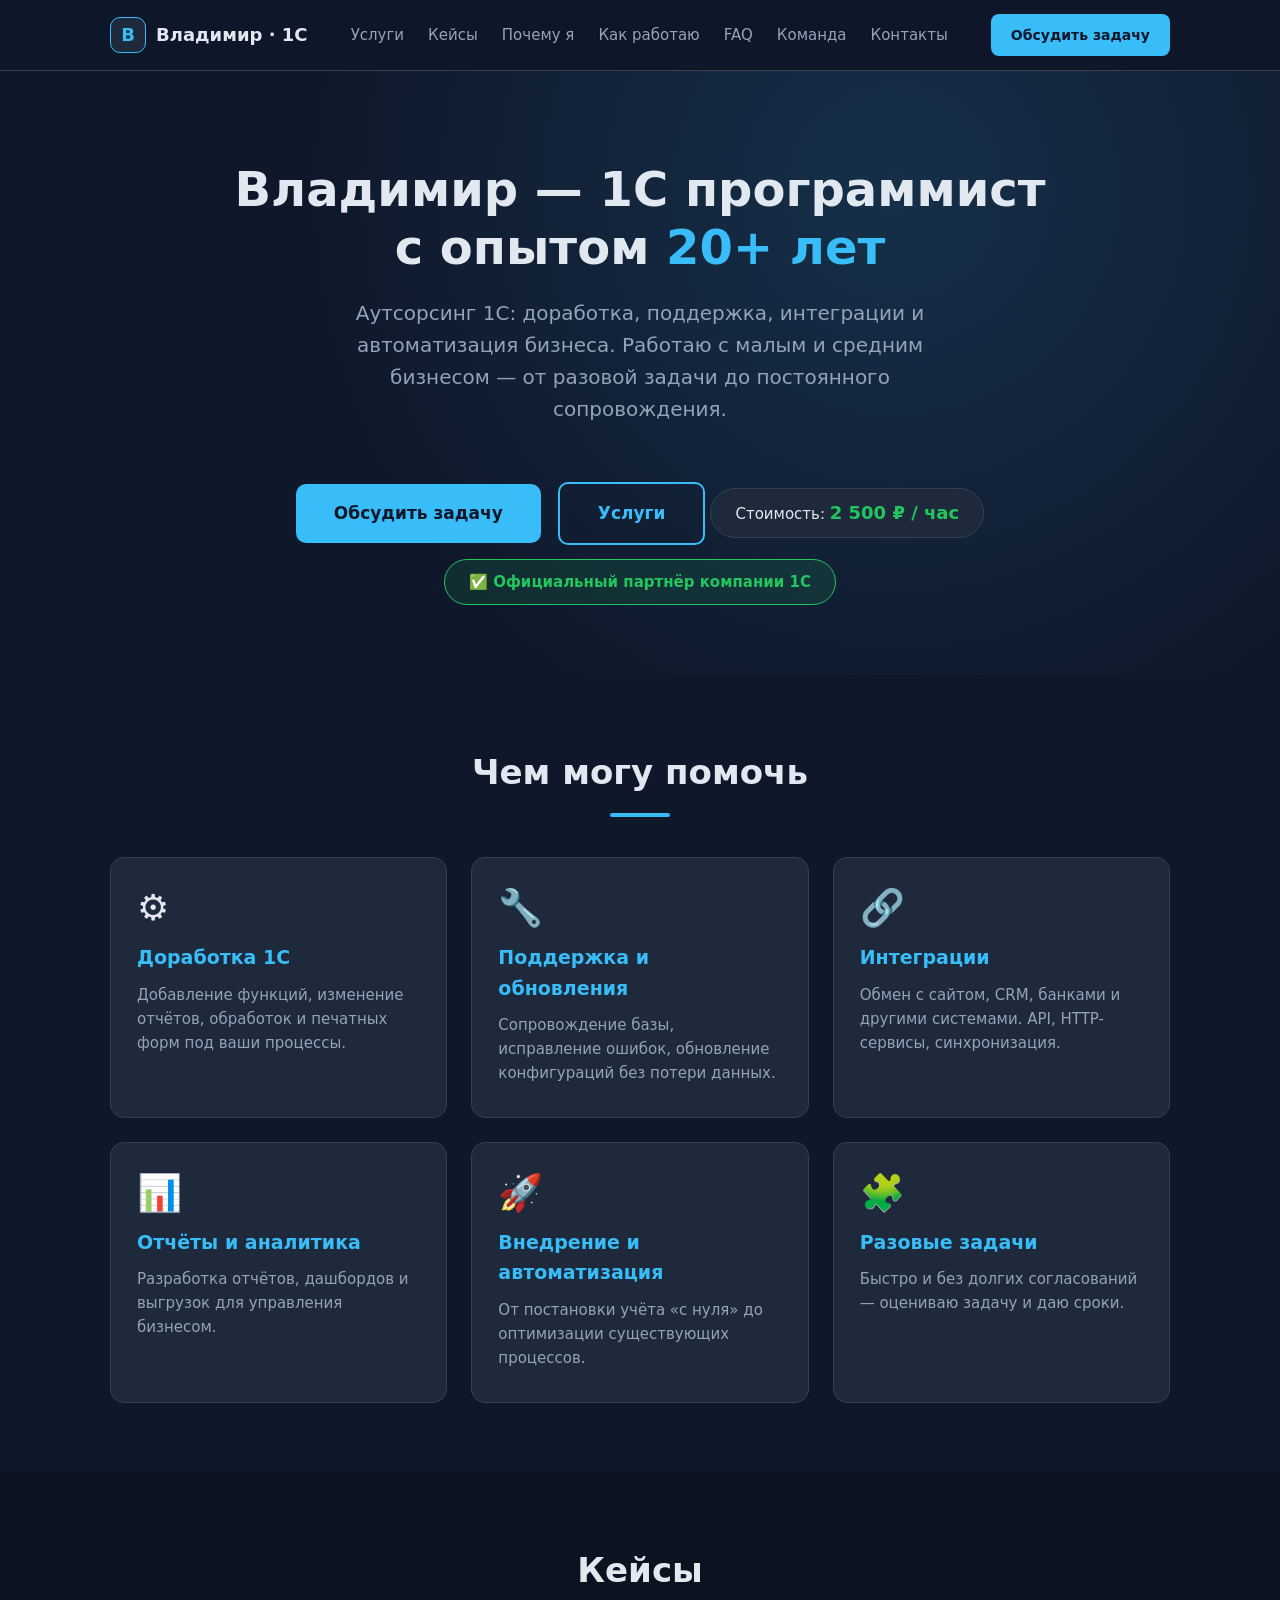
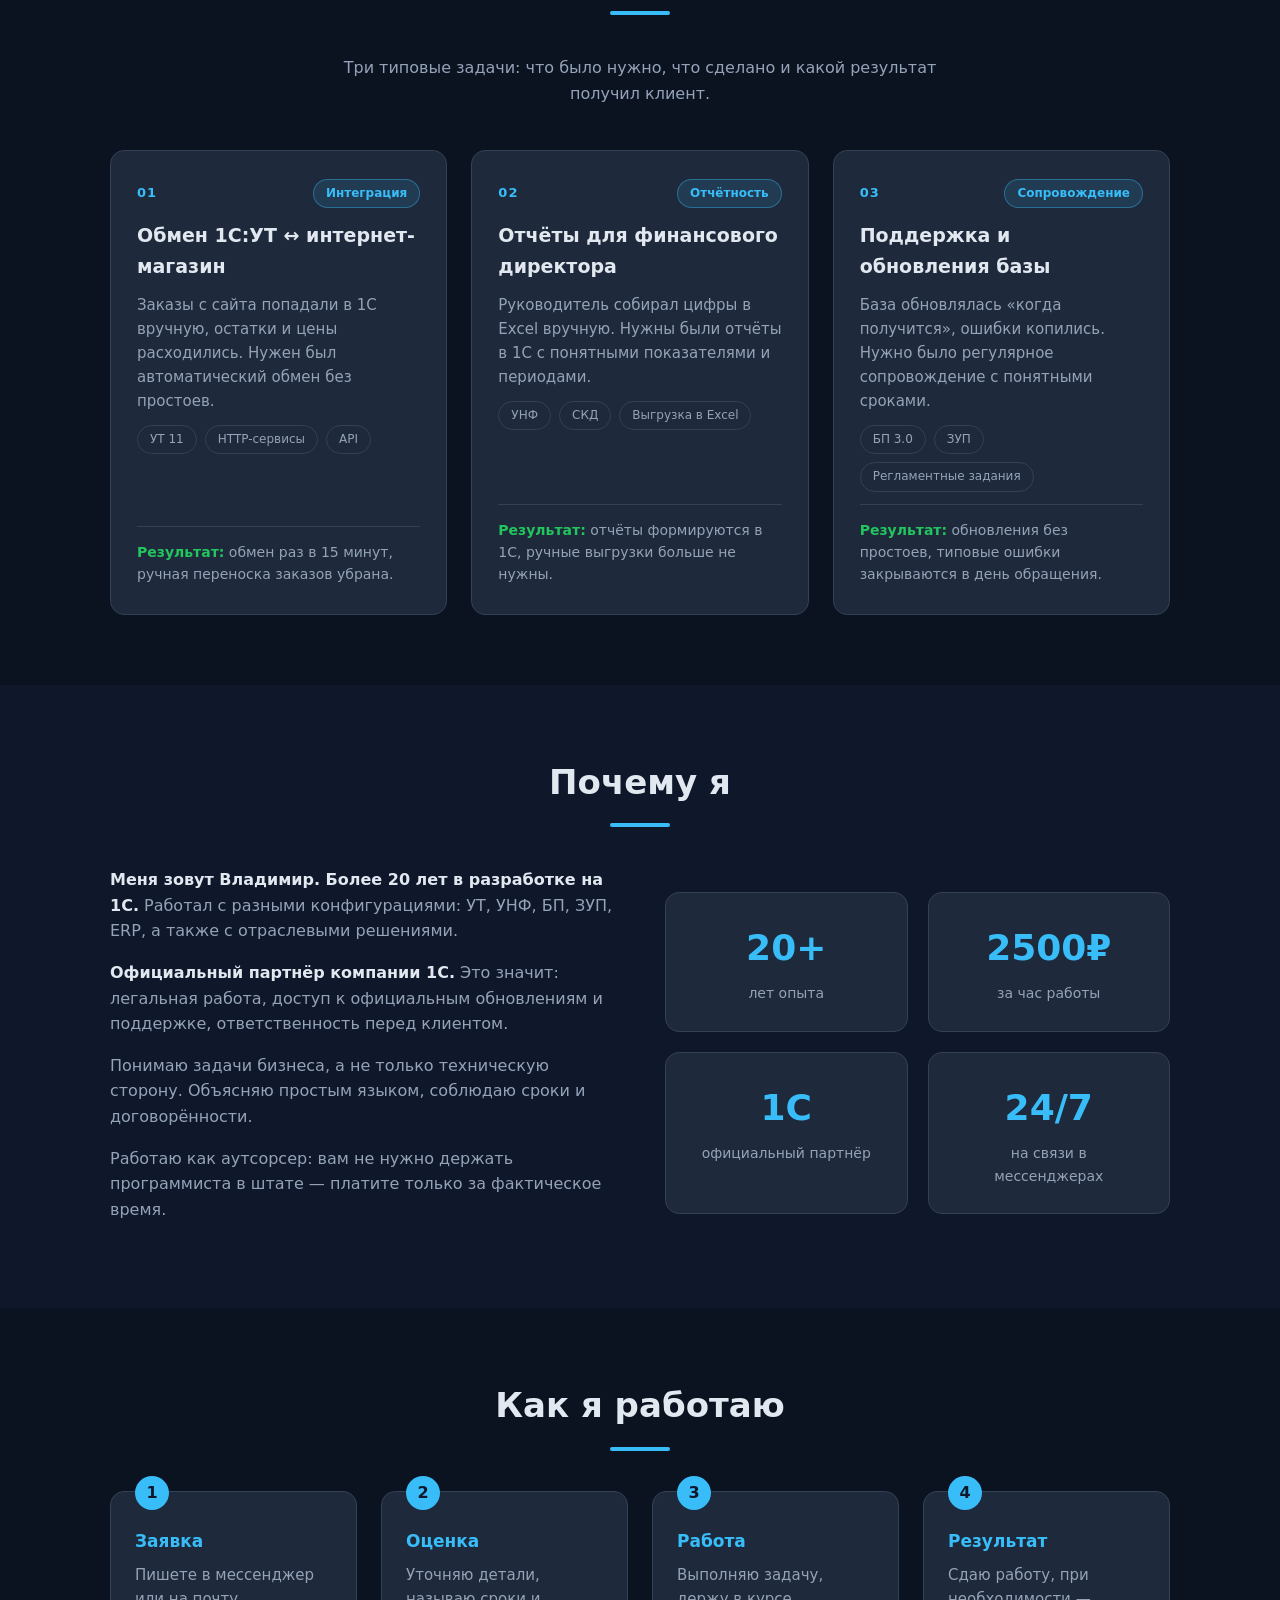
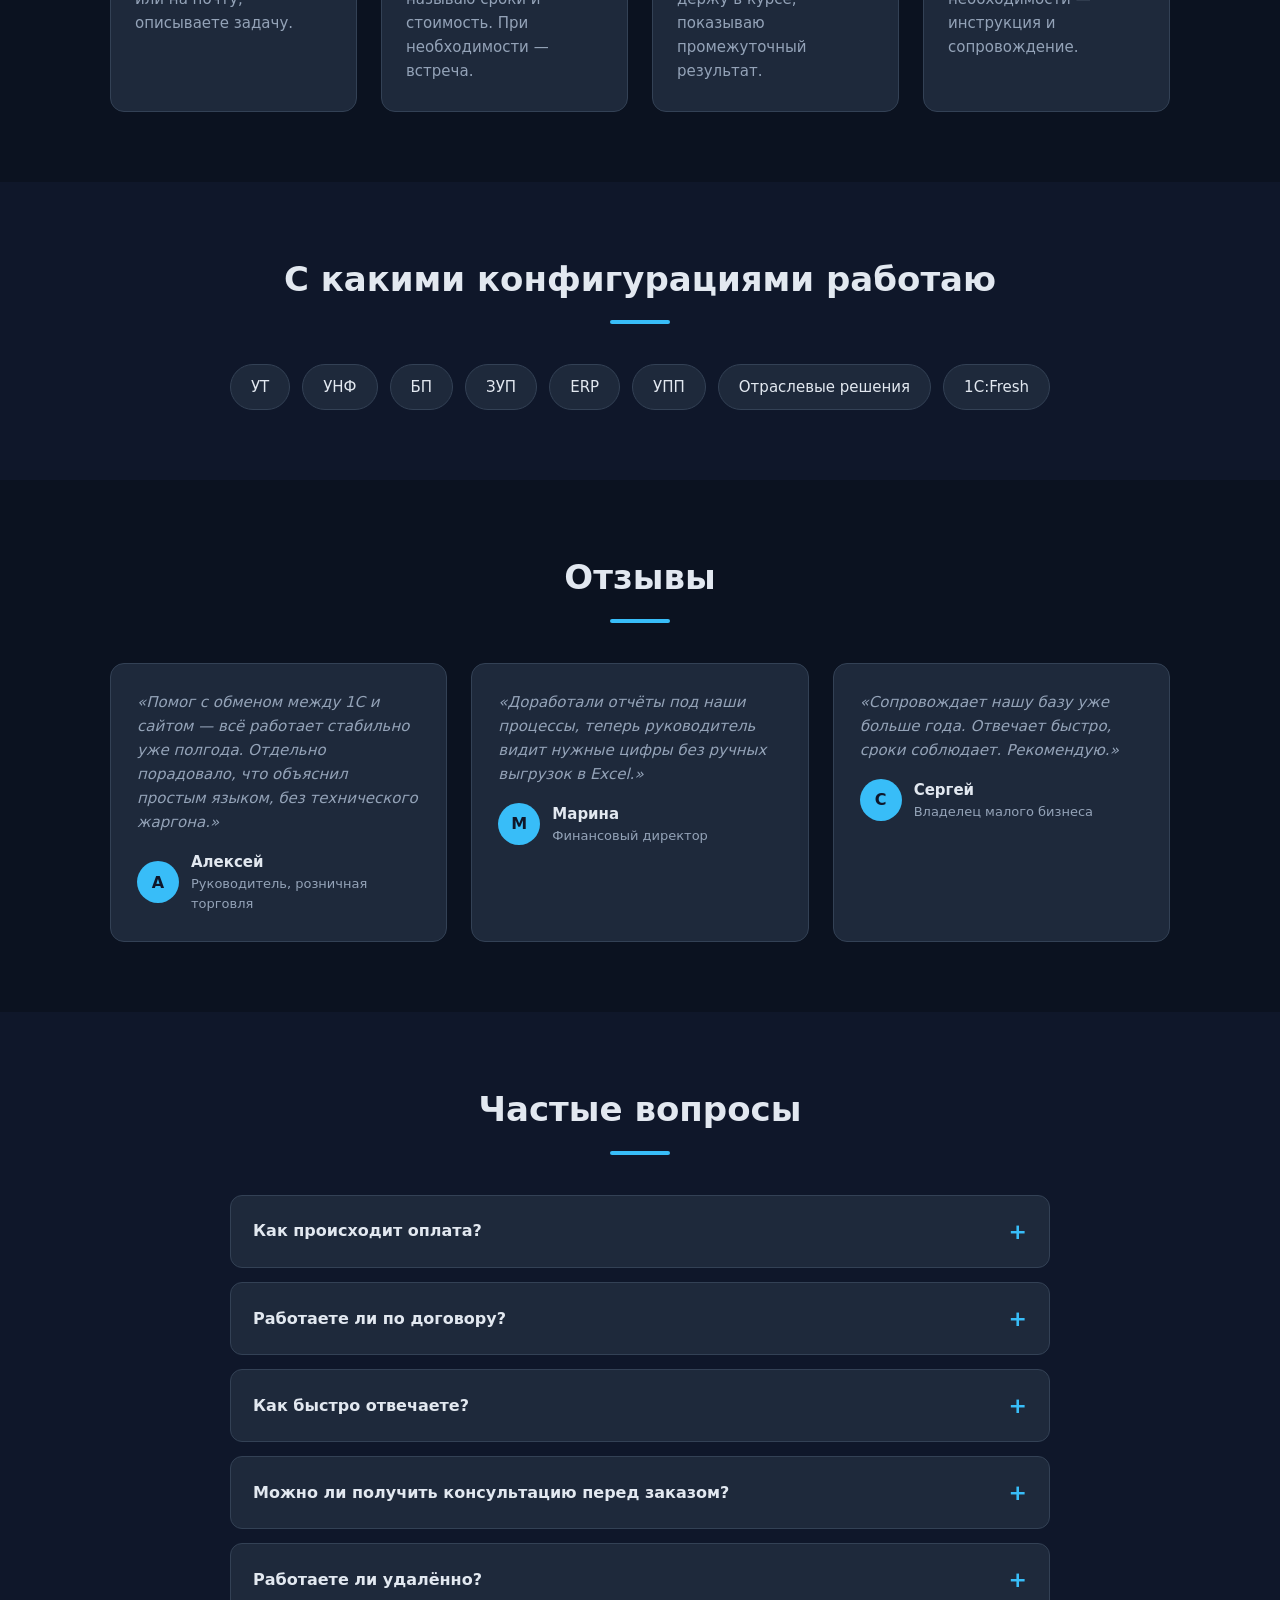
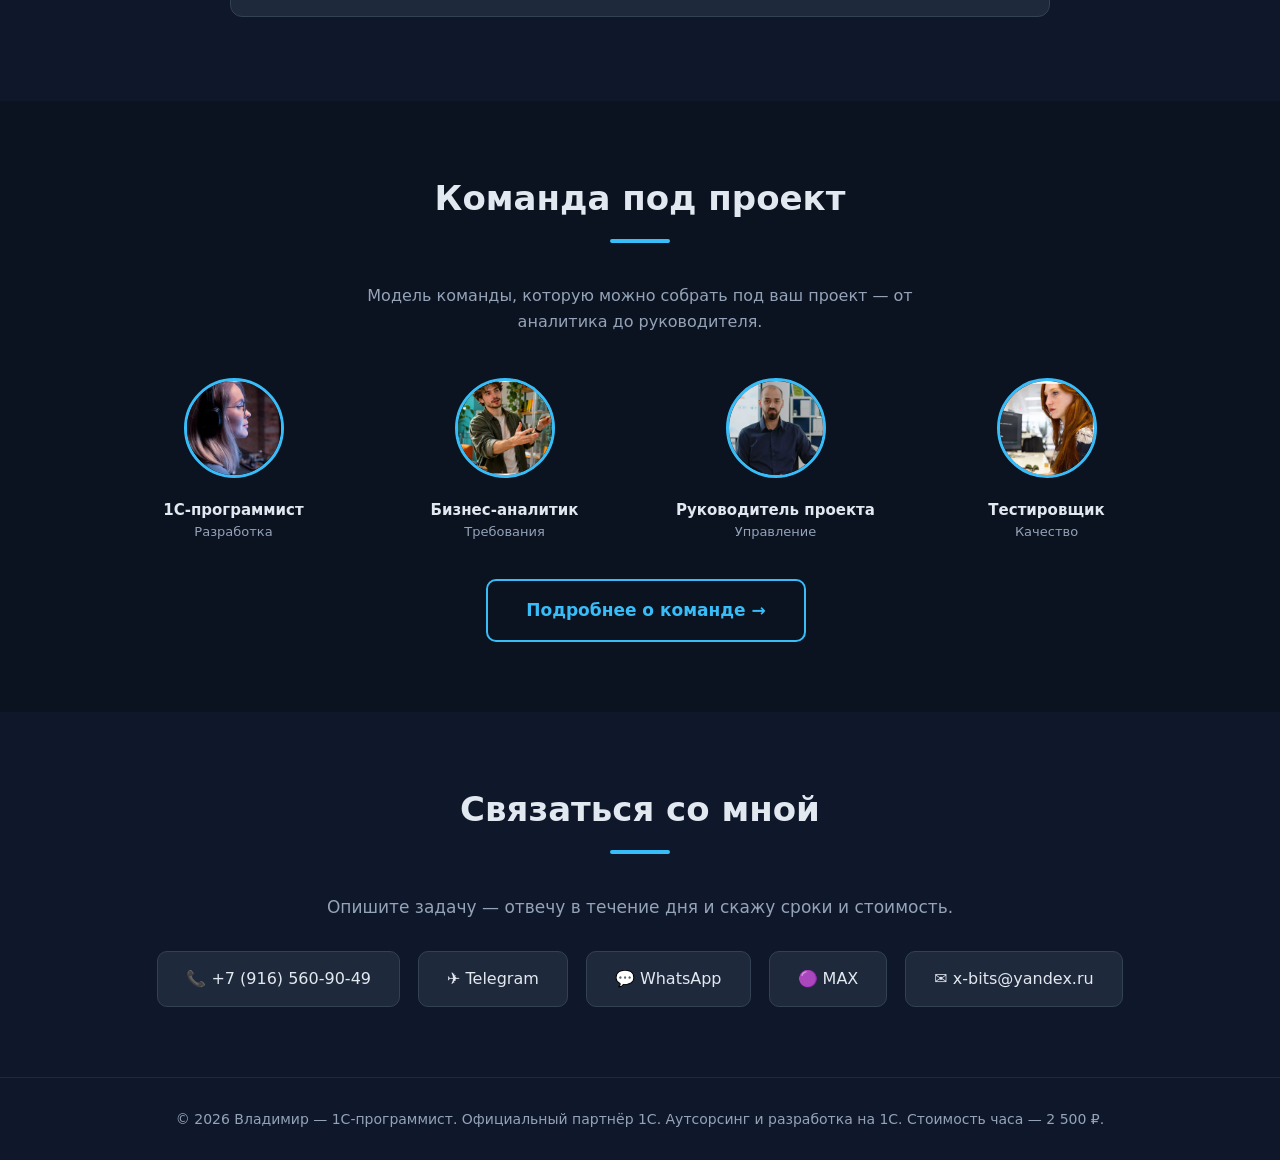
<file: index.html>
<!DOCTYPE html>
<html lang="ru">
<head>
<meta charset="UTF-8">
<meta name="viewport" content="width=device-width, initial-scale=1.0">
<title>Владимир — 1С программист | Официальный партнёр 1С, 20+ лет опыта</title>

<!-- SEO -->
<meta name="description" content="Аутсорсинг 1С: доработка, поддержка, интеграции и автоматизация бизнеса. Официальный партнёр 1С, 20+ лет опыта. Стоимость — 2 500 ₽/час. УТ, УНФ, БП, ЗУП, ERP.">
<meta name="keywords" content="1С программист, аутсорсинг 1С, доработка 1С, поддержка 1С, интеграция 1С, официальный партнёр 1С">
<meta name="author" content="Владимир">
<meta name="robots" content="index, follow">
<link rel="canonical" href="https://qwerty-it.ru/">

<!-- Open Graph -->
<meta property="og:type" content="website">
<meta property="og:locale" content="ru_RU">
<meta property="og:title" content="Владимир — 1С программист, 20+ лет опыта">
<meta property="og:description" content="Аутсорсинг 1С: доработка, поддержка, интеграции. Официальный партнёр 1С. 2 500 ₽/час.">
<meta property="og:url" content="https://qwerty-it.ru/">
<meta property="og:image" content="https://qwerty-it.ru/img/og-image.jpg">
<meta property="og:image:width" content="1200">
<meta property="og:image:height" content="630">
<meta property="og:image:alt" content="Владимир — 1С-программист, официальный партнёр 1С, стоимость 2 500 ₽/час">
<meta property="og:site_name" content="Владимир — 1С программист">

<!-- Twitter -->
<meta name="twitter:card" content="summary_large_image">
<meta name="twitter:title" content="Владимир — 1С программист, 20+ лет опыта">
<meta name="twitter:description" content="Аутсорсинг 1С: доработка, поддержка, интеграции. Официальный партнёр 1С.">
<meta name="twitter:image" content="https://qwerty-it.ru/img/og-image.jpg">

<!-- Favicon -->
<link rel="icon" href="data:image/svg+xml,%3Csvg xmlns='http://www.w3.org/2000/svg' viewBox='0 0 64 64'%3E%3Crect width='64' height='64' rx='12' fill='%230f172a'/%3E%3Ctext x='50%25' y='54%25' font-family='Segoe UI,sans-serif' font-size='36' font-weight='700' fill='%2338bdf8' text-anchor='middle' dominant-baseline='middle'%3EВ%3C/text%3E%3C/svg%3E">
<link rel="apple-touch-icon" href="img/favicon.png">
<meta name="theme-color" content="#0f172a">

<!-- Стили (общие для всех страниц) -->
<link rel="stylesheet" href="css/style.css">

<!-- JSON-LD -->
<script type="application/ld+json">
{
  "@context": "https://schema.org",
  "@type": "ProfessionalService",
  "name": "Владимир — 1С программист",
  "description": "Аутсорсинг 1С: доработка, поддержка, интеграции и автоматизация бизнеса. Официальный партнёр 1С, 20+ лет опыта.",
  "url": "https://qwerty-it.ru/",
  "image": "https://qwerty-it.ru/img/og-image.jpg",
  "telephone": "+79165609049",
  "email": "x-bits@yandex.ru",
  "priceRange": "2500 ₽/час",
  "areaServed": "RU",
  "founder": {"@type": "Person", "name": "Владимир", "jobTitle": "1С программист"},
  "sameAs": ["https://t.me/vladimir_zinakov", "https://wa.me/79165609049"]
}
</script>
</head>
<body class="page-home">

  <!-- ШАПКА -->
  <header class="site-header">
    <nav class="container nav" aria-label="Основная навигация">
      <a href="index.html" class="logo"><span class="logo-mark" aria-hidden="true">В</span> Владимир · 1С</a>
      <button class="nav-toggle" type="button" aria-label="Меню" aria-controls="primary-nav" aria-expanded="false">☰</button>
      <ul class="nav-links" id="primary-nav">
        <li><a href="#services">Услуги</a></li>
        <li><a href="#cases">Кейсы</a></li>
        <li><a href="#about">Почему я</a></li>
        <li><a href="#steps">Как работаю</a></li>
        <li><a href="#faq">FAQ</a></li>
        <li><a href="team.html">Команда</a></li>
        <li><a href="#contacts">Контакты</a></li>
      </ul>
      <a href="#contacts" class="nav-cta">Обсудить задачу</a>
    </nav>
  </header>

  <!-- ПЕРВЫЙ ЭКРАН -->
  <section class="hero">
    <div class="container">
      <h1>Владимир — 1С программист<br>с опытом <span>20+ лет</span></h1>
      <p>Аутсорсинг 1С: доработка, поддержка, интеграции и автоматизация бизнеса. Работаю с малым и средним бизнесом — от разовой задачи до постоянного сопровождения.</p>
      <a href="#contacts" class="btn">Обсудить задачу</a>
      <a href="#services" class="btn btn-secondary">Услуги</a>
      <div class="price-tag">Стоимость: <b>2 500 ₽ / час</b></div>
      <div class="partner-badge">✅ Официальный партнёр компании 1С</div>
    </div>
  </section>

  <!-- УСЛУГИ -->
  <section id="services">
    <div class="container">
      <h2>Чем могу помочь</h2>
      <div class="grid">
        <div class="card reveal"><div class="icon" aria-hidden="true">⚙️</div><h3>Доработка 1С</h3><p>Добавление функций, изменение отчётов, обработок и печатных форм под ваши процессы.</p></div>
        <div class="card reveal"><div class="icon" aria-hidden="true">🔧</div><h3>Поддержка и обновления</h3><p>Сопровождение базы, исправление ошибок, обновление конфигураций без потери данных.</p></div>
        <div class="card reveal"><div class="icon" aria-hidden="true">🔗</div><h3>Интеграции</h3><p>Обмен с сайтом, CRM, банками и другими системами. API, HTTP-сервисы, синхронизация.</p></div>
        <div class="card reveal"><div class="icon" aria-hidden="true">📊</div><h3>Отчёты и аналитика</h3><p>Разработка отчётов, дашбордов и выгрузок для управления бизнесом.</p></div>
        <div class="card reveal"><div class="icon" aria-hidden="true">🚀</div><h3>Внедрение и автоматизация</h3><p>От постановки учёта «с нуля» до оптимизации существующих процессов.</p></div>
        <div class="card reveal"><div class="icon" aria-hidden="true">🧩</div><h3>Разовые задачи</h3><p>Быстро и без долгих согласований — оцениваю задачу и даю сроки.</p></div>
      </div>
    </div>
  </section>

  <!-- КЕЙСЫ -->
  <section id="cases" class="section-alt">
    <div class="container">
      <h2>Кейсы</h2>
      <p class="section-sub">Три типовые задачи: что было нужно, что сделано и какой результат получил клиент.</p>
      <!-- TODO: заменить демонстрационные кейсы на реальные проекты (с согласия клиентов) -->
      <div class="cases">

        <article class="case reveal">
          <div class="case-top"><span class="case-num">01</span><span class="case-tag">Интеграция</span></div>
          <h3>Обмен 1С:УТ ↔ интернет-магазин</h3>
          <p>Заказы с сайта попадали в 1С вручную, остатки и цены расходились. Нужен был автоматический обмен без простоев.</p>
          <ul class="case-stack">
            <li>УТ 11</li>
            <li>HTTP-сервисы</li>
            <li>API</li>
          </ul>
          <div class="case-result"><strong>Результат:</strong> обмен раз в 15 минут, ручная переноска заказов убрана.</div>
        </article>

        <article class="case reveal">
          <div class="case-top"><span class="case-num">02</span><span class="case-tag">Отчётность</span></div>
          <h3>Отчёты для финансового директора</h3>
          <p>Руководитель собирал цифры в Excel вручную. Нужны были отчёты в 1С с понятными показателями и периодами.</p>
          <ul class="case-stack">
            <li>УНФ</li>
            <li>СКД</li>
            <li>Выгрузка в Excel</li>
          </ul>
          <div class="case-result"><strong>Результат:</strong> отчёты формируются в 1С, ручные выгрузки больше не нужны.</div>
        </article>

        <article class="case reveal">
          <div class="case-top"><span class="case-num">03</span><span class="case-tag">Сопровождение</span></div>
          <h3>Поддержка и обновления базы</h3>
          <p>База обновлялась «когда получится», ошибки копились. Нужно было регулярное сопровождение с понятными сроками.</p>
          <ul class="case-stack">
            <li>БП 3.0</li>
            <li>ЗУП</li>
            <li>Регламентные задания</li>
          </ul>
          <div class="case-result"><strong>Результат:</strong> обновления без простоев, типовые ошибки закрываются в день обращения.</div>
        </article>

      </div>
    </div>
  </section>

  <!-- ПОЧЕМУ Я -->
  <section id="about">
    <div class="container">
      <h2>Почему я</h2>
      <div class="about-wrap">
        <div class="about-text reveal">
          <p><strong>Меня зовут Владимир. Более 20 лет в разработке на 1С.</strong> Работал с разными конфигурациями: УТ, УНФ, БП, ЗУП, ERP, а также с отраслевыми решениями.</p>
          <p><strong>Официальный партнёр компании 1С.</strong> Это значит: легальная работа, доступ к официальным обновлениям и поддержке, ответственность перед клиентом.</p>
          <p>Понимаю задачи бизнеса, а не только техническую сторону. Объясняю простым языком, соблюдаю сроки и договорённости.</p>
          <p>Работаю как аутсорсер: вам не нужно держать программиста в штате — платите только за фактическое время.</p>
        </div>
        <div class="stats reveal">
          <div class="stat"><div class="num">20+</div><div class="lbl">лет опыта</div></div>
          <div class="stat"><div class="num">2500₽</div><div class="lbl">за час работы</div></div>
          <div class="stat"><div class="num">1С</div><div class="lbl">официальный партнёр</div></div>
          <div class="stat"><div class="num">24/7</div><div class="lbl">на связи в мессенджерах</div></div>
        </div>
      </div>
    </div>
  </section>

  <!-- КАК Я РАБОТАЮ -->
  <section id="steps" class="section-alt">
    <div class="container">
      <h2>Как я работаю</h2>
      <div class="steps">
        <div class="step reveal"><h3>Заявка</h3><p>Пишете в мессенджер или на почту, описываете задачу.</p></div>
        <div class="step reveal"><h3>Оценка</h3><p>Уточняю детали, называю сроки и стоимость. При необходимости — встреча.</p></div>
        <div class="step reveal"><h3>Работа</h3><p>Выполняю задачу, держу в курсе, показываю промежуточный результат.</p></div>
        <div class="step reveal"><h3>Результат</h3><p>Сдаю работу, при необходимости — инструкция и сопровождение.</p></div>
      </div>
    </div>
  </section>

  <!-- КОНФИГУРАЦИИ -->
  <section id="configs">
    <div class="container">
      <h2>С какими конфигурациями работаю</h2>
      <div class="tags reveal">
        <span class="tag">УТ</span>
        <span class="tag">УНФ</span>
        <span class="tag">БП</span>
        <span class="tag">ЗУП</span>
        <span class="tag">ERP</span>
        <span class="tag">УПП</span>
        <span class="tag">Отраслевые решения</span>
        <span class="tag">1С:Fresh</span>
      </div>
    </div>
  </section>

  <!-- ОТЗЫВЫ -->
  <section id="reviews" class="section-alt">
    <div class="container">
      <h2>Отзывы</h2>
      <!-- TODO: заменить демонстрационные отзывы на реальные (с согласия клиентов) -->
      <div class="reviews">
        <div class="review reveal">
          <p>«Помог с обменом между 1С и сайтом — всё работает стабильно уже полгода. Отдельно порадовало, что объяснил простым языком, без технического жаргона.»</p>
          <div class="author"><div class="avatar">А</div><div><div class="name">Алексей</div><div class="role">Руководитель, розничная торговля</div></div></div>
        </div>
        <div class="review reveal">
          <p>«Доработали отчёты под наши процессы, теперь руководитель видит нужные цифры без ручных выгрузок в Excel.»</p>
          <div class="author"><div class="avatar">М</div><div><div class="name">Марина</div><div class="role">Финансовый директор</div></div></div>
        </div>
        <div class="review reveal">
          <p>«Сопровождает нашу базу уже больше года. Отвечает быстро, сроки соблюдает. Рекомендую.»</p>
          <div class="author"><div class="avatar">С</div><div><div class="name">Сергей</div><div class="role">Владелец малого бизнеса</div></div></div>
        </div>
      </div>
    </div>
  </section>

  <!-- FAQ -->
  <section id="faq">
    <div class="container">
      <h2>Частые вопросы</h2>
      <div class="faq reveal">
        <details>
          <summary>Как происходит оплата?</summary>
          <p>Оплата по факту выполненных работ, минимальный блок — 1 час. Возможен договор и работа с НДС/без НДС — обсуждаем индивидуально.</p>
        </details>
        <details>
          <summary>Работаете ли по договору?</summary>
          <p>Да, при необходимости заключаем договор, подписываем NDA. Работаю как ИП/самозанятый — предоставляю закрывающие документы.</p>
        </details>
        <details>
          <summary>Как быстро отвечаете?</summary>
          <p>В течение дня, обычно — в течение 1–2 часов в рабочее время. В мессенджерах на связи 24/7.</p>
        </details>
        <details>
          <summary>Можно ли получить консультацию перед заказом?</summary>
          <p>Да, первичная консультация (до 15 минут) — бесплатно. Помогает оценить задачу и понять, нужна ли доработка вообще.</p>
        </details>
        <details>
          <summary>Работаете ли удалённо?</summary>
          <p>Да, полностью удалённо — подключаюсь к вашей базе по защищённому каналу или работаю на копии.</p>
        </details>
      </div>
    </div>
  </section>

  <!-- ПРЕВЬЮ КОМАНДЫ -->
  <section id="team-preview" class="section-alt">
    <div class="container">
      <h2>Команда под проект</h2>
      <p class="section-sub">Модель команды, которую можно собрать под ваш проект — от аналитика до руководителя.</p>
      <div class="team-preview-grid reveal">
        <div class="team-mini">
          <img class="avatar-photo" src="img/programmer.jpg?v=2" width="100" height="100" alt="1С-программист" loading="lazy" decoding="async">
          <div class="name">1С-программист</div>
          <div class="role">Разработка</div>
        </div>
        <div class="team-mini">
          <img class="avatar-photo" src="img/analyst.jpg?v=2" width="100" height="100" alt="Бизнес-аналитик" loading="lazy" decoding="async">
          <div class="name">Бизнес-аналитик</div>
          <div class="role">Требования</div>
        </div>
        <div class="team-mini">
          <img class="avatar-photo" src="img/pm.jpg?v=2" width="100" height="100" alt="Руководитель проекта" loading="lazy" decoding="async">
          <div class="name">Руководитель проекта</div>
          <div class="role">Управление</div>
        </div>
        <div class="team-mini">
          <img class="avatar-photo" src="img/qa.jpg?v=2" width="100" height="100" alt="Тестировщик" loading="lazy" decoding="async">
          <div class="name">Тестировщик</div>
          <div class="role">Качество</div>
        </div>
      </div>
      <div class="team-preview-more">
        <a href="team.html" class="btn btn-secondary">Подробнее о команде →</a>
      </div>
    </div>
  </section>

  <!-- КОНТАКТЫ -->
  <section id="contacts">
    <div class="container contacts">
      <h2>Связаться со мной</h2>
      <p>Опишите задачу — отвечу в течение дня и скажу сроки и стоимость.</p>
      <div class="contact-links reveal">
        <a href="tel:+79165609049">📞 +7 (916) 560-90-49</a>
        <a href="https://t.me/vladimir_zinakov" target="_blank" rel="noopener">✈️ Telegram</a>
        <a href="https://wa.me/79165609049" target="_blank" rel="noopener">💬 WhatsApp</a>
        <a href="https://max.ru/u/f9LHodD0cOIqOx9dO5if9YdnNx31Mth8sJ3FS61KIqPORFmOqzVmGQaTdVg" target="_blank" rel="noopener">🟣 MAX</a>
        <a href="mailto:x-bits@yandex.ru">✉️ x-bits@yandex.ru</a>
      </div>
    </div>
  </section>

  <footer>
    <div class="container">
      © <span id="year"></span> Владимир — 1С-программист. Официальный партнёр 1С. Аутсорсинг и разработка на 1С. Стоимость часа — 2 500 ₽.
    </div>
  </footer>

  <!-- Плавающая кнопка Telegram (мобильные) -->
  <a href="https://t.me/vladimir_zinakov" target="_blank" rel="noopener" class="sticky-tg" aria-label="Написать в Telegram">✈️</a>

  <script src="js/main.js"></script>
</body>
</html>
</file>
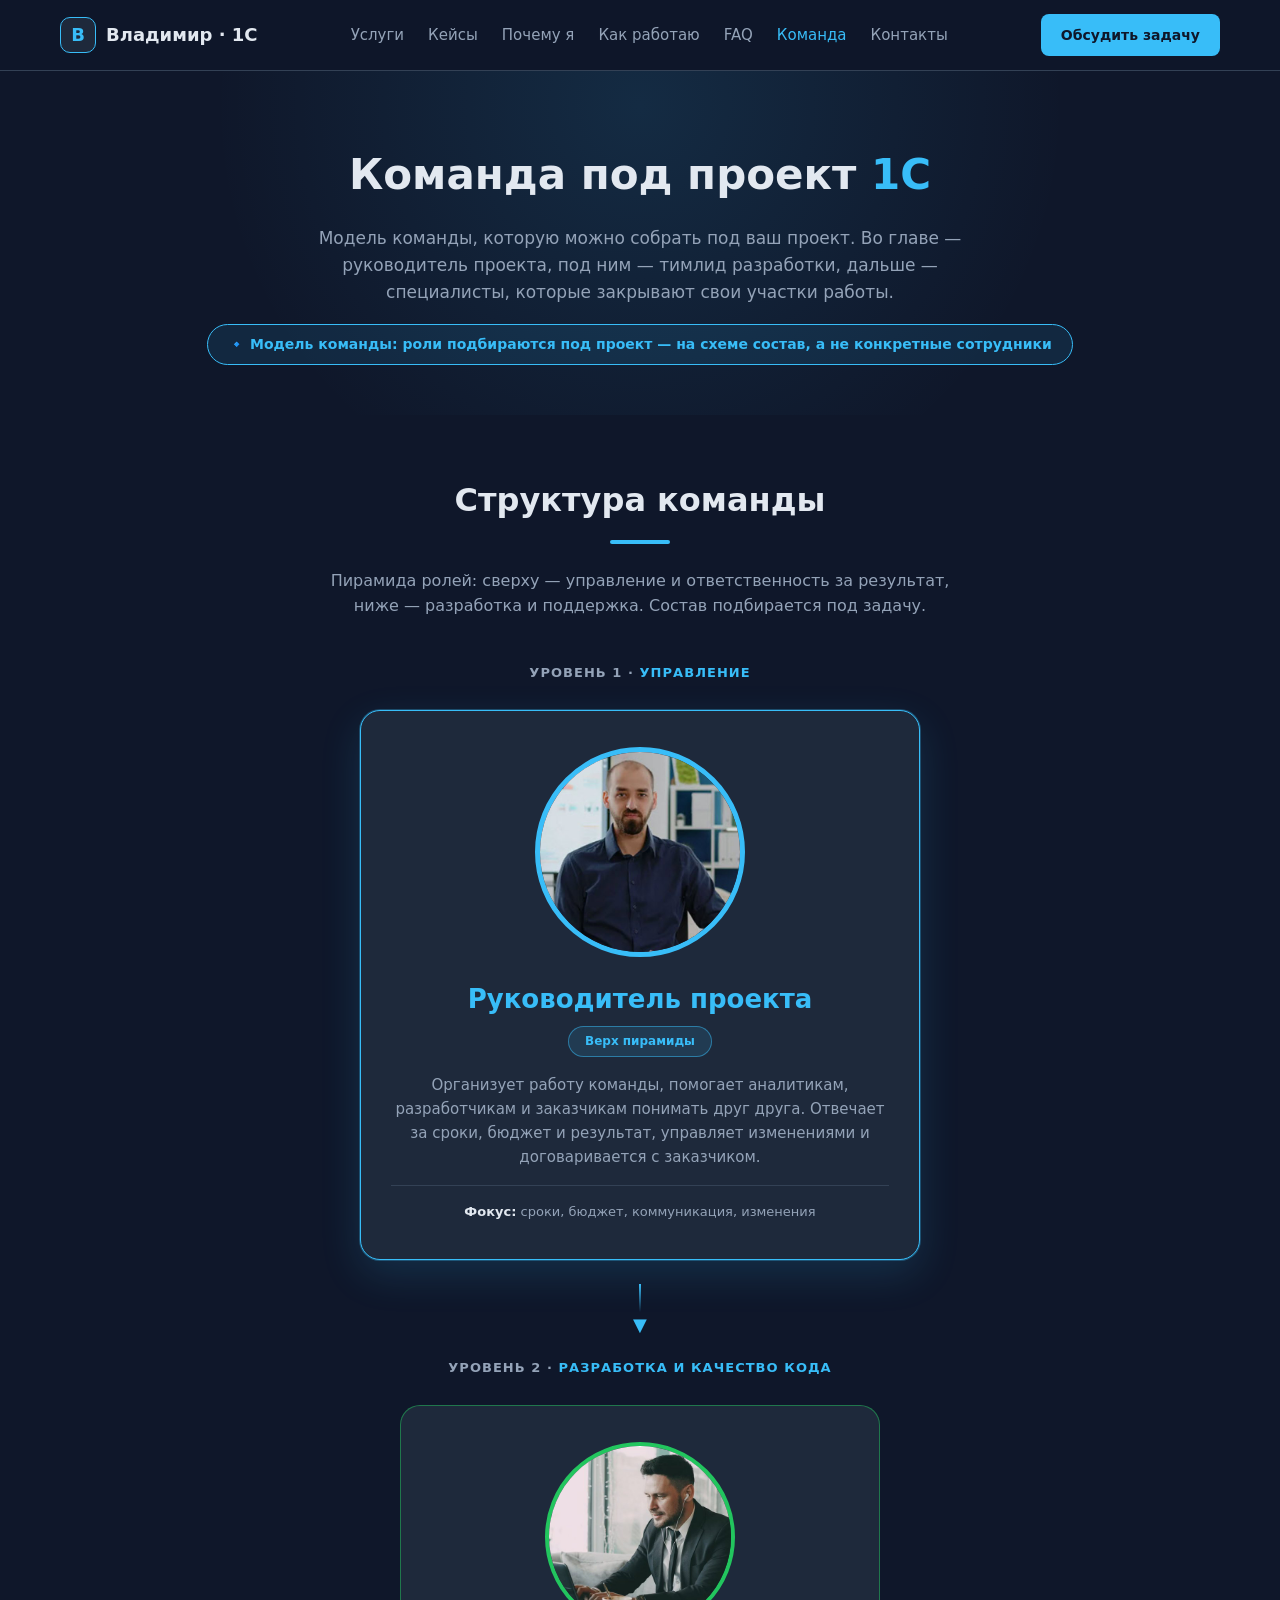
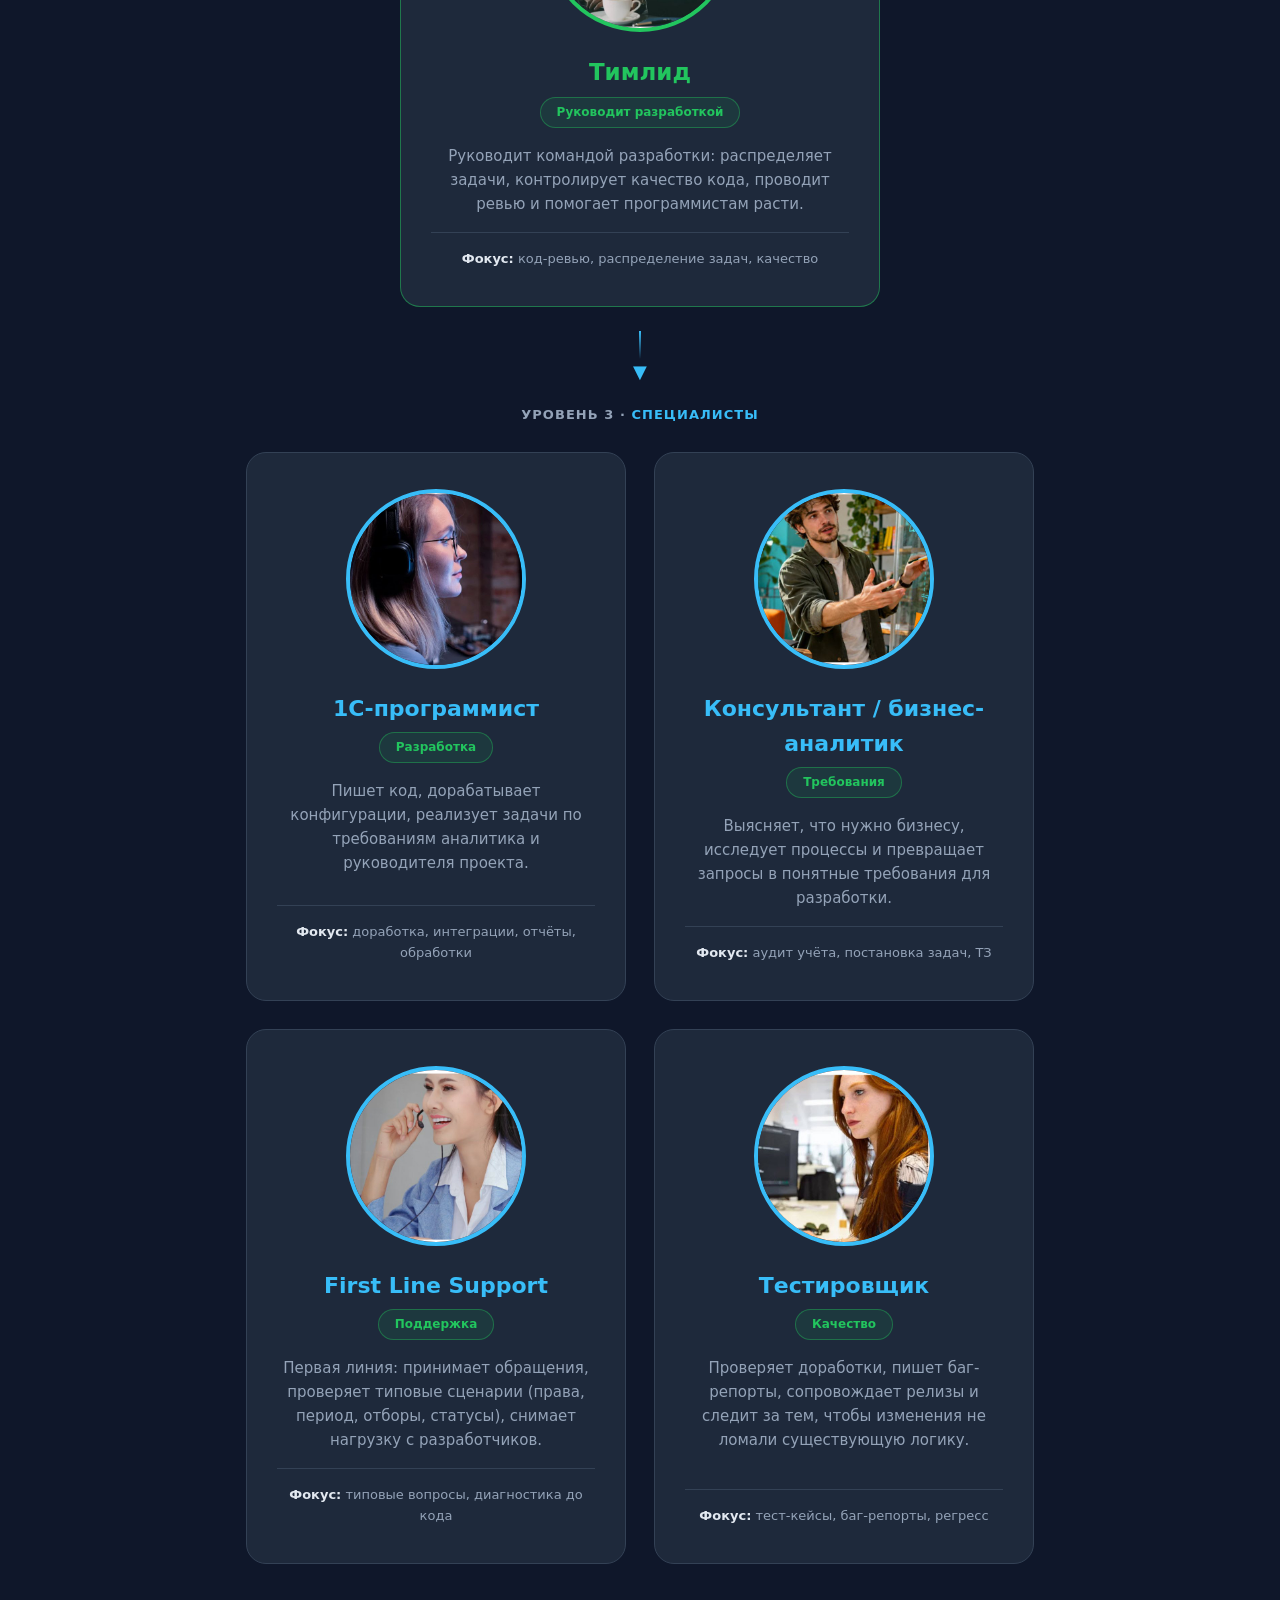
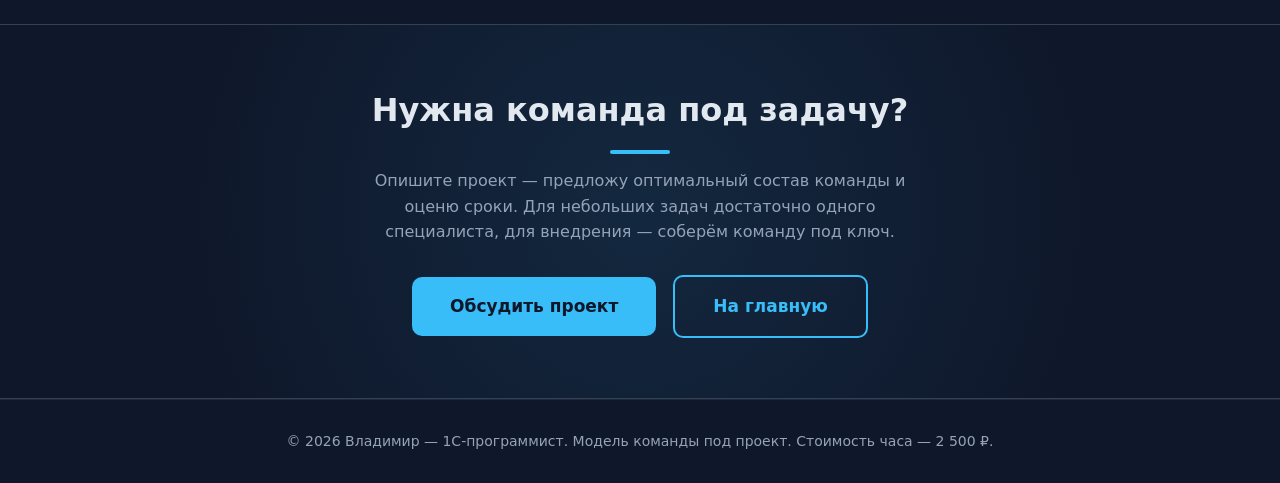
<file: team.html>
<!DOCTYPE html>
<html lang="ru">
<head>
<meta charset="UTF-8">
<meta name="viewport" content="width=device-width, initial-scale=1.0">
<title>Наша команда — модель команды под проект | Владимир, 1С</title>
<meta name="description" content="Модель команды под проект 1С: руководитель проекта, тимлид, программист, аналитик, первая линия поддержки, тестировщик — роли и зона ответственности каждого.">
<meta name="robots" content="index, follow">
<link rel="canonical" href="https://qwerty-it.ru/team.html">

<!-- Open Graph -->
<meta property="og:type" content="website">
<meta property="og:locale" content="ru_RU">
<meta property="og:title" content="Команда под проект 1С — модель ролей">
<meta property="og:description" content="Пирамида ролей: руководитель проекта, тимлид, программист, аналитик, первая линия поддержки, тестировщик.">
<meta property="og:url" content="https://qwerty-it.ru/team.html">
<meta property="og:image" content="https://qwerty-it.ru/img/og-image.jpg">
<meta property="og:image:width" content="1200">
<meta property="og:image:height" content="630">

<link rel="icon" href="data:image/svg+xml,%3Csvg xmlns='http://www.w3.org/2000/svg' viewBox='0 0 64 64'%3E%3Crect width='64' height='64' rx='12' fill='%230f172a'/%3E%3Ctext x='50%25' y='54%25' font-family='Segoe UI,sans-serif' font-size='36' font-weight='700' fill='%2338bdf8' text-anchor='middle' dominant-baseline='middle'%3EВ%3C/text%3E%3C/svg%3E">
<link rel="apple-touch-icon" href="img/favicon.png">
<meta name="theme-color" content="#0f172a">

<!-- Стили (общие для всех страниц) -->
<link rel="stylesheet" href="css/style.css">
</head>
<body class="page-team">

  <header class="site-header">
    <nav class="container nav" aria-label="Основная навигация">
      <a href="index.html" class="logo"><span class="logo-mark" aria-hidden="true">В</span> Владимир · 1С</a>
      <button class="nav-toggle" type="button" aria-label="Меню" aria-controls="primary-nav" aria-expanded="false">☰</button>
      <ul class="nav-links" id="primary-nav">
        <li><a href="index.html#services">Услуги</a></li>
        <li><a href="index.html#cases">Кейсы</a></li>
        <li><a href="index.html#about">Почему я</a></li>
        <li><a href="index.html#steps">Как работаю</a></li>
        <li><a href="index.html#faq">FAQ</a></li>
        <li><a href="team.html" aria-current="page">Команда</a></li>
        <li><a href="index.html#contacts">Контакты</a></li>
      </ul>
      <a href="index.html#contacts" class="nav-cta">Обсудить задачу</a>
    </nav>
  </header>

  <header class="team-hero">
    <div class="container">
      <h1>Команда под проект <span>1С</span></h1>
      <p>Модель команды, которую можно собрать под ваш проект. Во главе — руководитель проекта, под ним — тимлид разработки, дальше — специалисты, которые закрывают свои участки работы.</p>
      <div class="model-note">🔹 Модель команды: роли подбираются под проект — на схеме состав, а не конкретные сотрудники</div>
    </div>
  </header>
  <section>
    <div class="container">
      <h2>Структура команды</h2>
      <p class="section-sub">Пирамида ролей: сверху — управление и ответственность за результат, ниже — разработка и поддержка. Состав подбирается под задачу.</p>

      <div class="pyramid">

        <!-- УРОВЕНЬ 1 -->
        <div class="level-label">Уровень 1 · <span>Управление</span></div>
        <div class="pyramid-level">
          <div class="role-card lead">
            <img class="role-avatar avatar-photo"
                 src="img/pm.jpg?v=2" width="210" height="210"
                 alt="Руководитель проекта" loading="lazy" decoding="async">
            <h3>Руководитель проекта</h3>
            <span class="role-tag">Верх пирамиды</span>
            <p>Организует работу команды, помогает аналитикам, разработчикам и заказчикам понимать друг друга. Отвечает за сроки, бюджет и результат, управляет изменениями и договаривается с заказчиком.</p>
            <div class="role-focus"><strong>Фокус:</strong> сроки, бюджет, коммуникация, изменения</div>
          </div>
        </div>

        <div class="pyramid-arrow" aria-hidden="true"><div class="line"></div><div class="chev">▼</div></div>

        <!-- УРОВЕНЬ 2 -->
        <div class="level-label">Уровень 2 · <span>Разработка и качество кода</span></div>
        <div class="pyramid-level">
          <div class="role-card second">
            <img class="role-avatar avatar-photo"
                 src="img/teamlead.jpg?v=2" width="190" height="190"
                 alt="Тимлид" loading="lazy" decoding="async">
            <h3>Тимлид</h3>
            <span class="role-tag">Руководит разработкой</span>
            <p>Руководит командой разработки: распределяет задачи, контролирует качество кода, проводит ревью и помогает программистам расти.</p>
            <div class="role-focus"><strong>Фокус:</strong> код-ревью, распределение задач, качество</div>
          </div>
        </div>

        <div class="pyramid-arrow" aria-hidden="true"><div class="line"></div><div class="chev">▼</div></div>

        <!-- УРОВЕНЬ 3 -->
        <div class="level-label">Уровень 3 · <span>Специалисты</span></div>
        <div class="pyramid-level">

          <div class="role-card">
            <img class="role-avatar avatar-photo" src="img/programmer.jpg?v=2" width="180" height="180"
                 alt="1С-программист" loading="lazy" decoding="async">
            <h3>1С-программист</h3>
            <span class="role-tag">Разработка</span>
            <p>Пишет код, дорабатывает конфигурации, реализует задачи по требованиям аналитика и руководителя проекта.</p>
            <div class="role-focus"><strong>Фокус:</strong> доработка, интеграции, отчёты, обработки</div>
          </div>

          <div class="role-card">
            <img class="role-avatar avatar-photo" src="img/analyst.jpg?v=2" width="180" height="180"
                 alt="Консультант / бизнес-аналитик" loading="lazy" decoding="async">
            <h3>Консультант / бизнес-аналитик</h3>
            <span class="role-tag">Требования</span>
            <p>Выясняет, что нужно бизнесу, исследует процессы и превращает запросы в понятные требования для разработки.</p>
            <div class="role-focus"><strong>Фокус:</strong> аудит учёта, постановка задач, ТЗ</div>
          </div>

          <div class="role-card">
            <img class="role-avatar avatar-photo"
                 src="img/support.jpg?v=2" width="180" height="180"
                 alt="Специалист первой линии поддержки" loading="lazy" decoding="async">
            <h3>First Line Support</h3>
            <span class="role-tag">Поддержка</span>
            <p>Первая линия: принимает обращения, проверяет типовые сценарии (права, период, отборы, статусы), снимает нагрузку с разработчиков.</p>
            <div class="role-focus"><strong>Фокус:</strong> типовые вопросы, диагностика до кода</div>
          </div>

          <div class="role-card">
            <img class="role-avatar avatar-photo" src="img/qa.jpg?v=2" width="180" height="180"
                 alt="Тестировщик" loading="lazy" decoding="async">
            <h3>Тестировщик</h3>
            <span class="role-tag">Качество</span>
            <p>Проверяет доработки, пишет баг-репорты, сопровождает релизы и следит за тем, чтобы изменения не ломали существующую логику.</p>
            <div class="role-focus"><strong>Фокус:</strong> тест-кейсы, баг-репорты, регресс</div>
          </div>

        </div>

      </div>
    </div>
  </section>
  <section class="team-cta">
    <div class="container">
      <h2>Нужна команда под задачу?</h2>
      <p>Опишите проект — предложу оптимальный состав команды и оценю сроки. Для небольших задач достаточно одного специалиста, для внедрения — соберём команду под ключ.</p>
      <a href="index.html#contacts" class="btn">Обсудить проект</a>
      <a href="index.html" class="btn btn-secondary">На главную</a>
    </div>
  </section>

  <footer>
    <div class="container">
      © <span id="year"></span> Владимир — 1С-программист. Модель команды под проект. Стоимость часа — 2 500 ₽.
    </div>
  </footer>

  <script src="js/main.js"></script>

</body>
</html>
</file>
<file: css/style.css>
/* ==========================================================================
   qwerty-it.ru — общие стили сайта «Владимир — 1С-программист»
   Один файл на все страницы.
   Порядок: токены → база → шапка → кнопки → секции → главная →
   страница «Команда» → подвал → анимации → адаптив → 404.
   ========================================================================== */

/* ---------- Токены ---------- */
:root{
  --bg:#0f172a; --card:#1e293b; --accent:#38bdf8; --accent2:#22c55e;
  --text:#e2e8f0; --muted:#94a3b8; --border:#334155;
  --container-max:1200px;
}

/* ---------- База ---------- */
*{margin:0;padding:0;box-sizing:border-box;}
html{scroll-behavior:smooth;}
body{font-family:'Segoe UI',system-ui,-apple-system,sans-serif;background:var(--bg);color:var(--text);line-height:1.6;}
img{max-width:100%;}
.container{max-width:var(--container-max);margin:0 auto;padding:0 20px;}
/* главная по традиции чуть уже (1100px), «Команда» — 1200px */
.page-home{--container-max:1100px;}

/* ---------- Шапка ---------- */
.site-header{position:sticky;top:0;z-index:50;background:rgba(15,23,42,.88);backdrop-filter:blur(10px);border-bottom:1px solid var(--border);}
.nav{display:flex;align-items:center;justify-content:space-between;gap:16px;padding:14px 20px;}
.logo{display:flex;align-items:center;gap:10px;font-weight:700;font-size:18px;text-decoration:none;color:var(--text);}
.logo-mark{flex:none;width:36px;height:36px;border-radius:10px;display:grid;place-items:center;background:var(--card);border:1px solid var(--accent);color:var(--accent);font-weight:800;}
.nav-links{display:flex;gap:24px;list-style:none;}
.nav-links a{color:var(--muted);text-decoration:none;font-size:15px;transition:.2s;}
.nav-links a:hover,.nav-links a[aria-current="page"]{color:var(--accent);}
.nav-cta{padding:10px 20px;border-radius:8px;background:var(--accent);color:#0f172a;font-weight:600;text-decoration:none;font-size:14px;white-space:nowrap;}
.nav-toggle{display:none;background:none;border:1px solid var(--border);color:var(--text);border-radius:8px;padding:8px 12px;cursor:pointer;font-size:16px;line-height:1;}

/* ---------- Кнопки ---------- */
.btn{display:inline-block;padding:16px 38px;border-radius:10px;background:var(--accent);color:#0f172a;font-weight:700;text-decoration:none;font-size:17px;transition:.2s;}
.btn:hover{background:#7dd3fc;transform:translateY(-2px);}
.btn-secondary{background:transparent;color:var(--accent);border:2px solid var(--accent);margin-left:12px;}
.btn-secondary:hover{background:rgba(56,189,248,.1);}

/* ---------- Секции и заголовки ---------- */
section{padding:70px 0;}
.page-team section{padding:60px 0;}
.section-alt{background:#0b1220;}
h2{font-size:clamp(24px,4vw,32px);margin-bottom:24px;text-align:center;}
.page-home h2{font-size:clamp(24px,4vw,34px);margin-bottom:40px;}
h2::after{content:'';display:block;width:60px;height:4px;background:var(--accent);margin:14px auto 0;border-radius:2px;}
.section-sub{text-align:center;color:var(--muted);max-width:640px;margin:0 auto 44px;font-size:16px;}

/* ---------- Главная: первый экран ---------- */
.hero{padding:90px 0 70px;background:radial-gradient(circle at 70% 20%, rgba(56,189,248,.15), transparent 60%);text-align:center;}
.hero h1{font-size:clamp(28px,5vw,48px);line-height:1.2;margin-bottom:20px;}
.hero h1 span{color:var(--accent);}
.hero p{font-size:clamp(16px,2.5vw,20px);color:var(--muted);max-width:640px;margin:0 auto 35px;}
.price-tag{display:inline-block;margin-top:28px;padding:10px 24px;border-radius:50px;background:var(--card);border:1px solid var(--border);font-size:15px;}
.price-tag b{color:var(--accent2);font-size:18px;}
.partner-badge{display:inline-block;margin-top:14px;padding:10px 24px;border-radius:50px;background:rgba(34,197,94,.12);border:1px solid var(--accent2);color:var(--accent2);font-size:15px;font-weight:600;}

/* ---------- Главная: карточки услуг ---------- */
.grid{display:grid;grid-template-columns:repeat(auto-fit,minmax(260px,1fr));gap:24px;}
.card{background:var(--card);padding:32px 26px;border-radius:14px;border:1px solid var(--border);transition:.25s;}
.card:hover{transform:translateY(-5px);border-color:var(--accent);}
.card .icon{font-size:36px;margin-bottom:16px;line-height:1;}
.card h3{font-size:19px;margin-bottom:10px;color:var(--accent);}
.card p{color:var(--muted);font-size:15px;}

/* ---------- Главная: кейсы ---------- */
.cases{display:grid;grid-template-columns:repeat(auto-fit,minmax(300px,1fr));gap:24px;}
.case{background:var(--card);border:1px solid var(--border);border-radius:14px;padding:28px 26px;display:flex;flex-direction:column;gap:12px;transition:.25s;}
.case:hover{transform:translateY(-5px);border-color:var(--accent);}
.case-top{display:flex;align-items:center;justify-content:space-between;gap:12px;}
.case-num{font-size:13px;font-weight:800;letter-spacing:.08em;color:var(--accent);}
.case-tag{font-size:12px;font-weight:600;padding:4px 12px;border-radius:50px;background:rgba(56,189,248,.12);border:1px solid rgba(56,189,248,.4);color:var(--accent);}
.case h3{font-size:19px;color:var(--text);}
.case p{color:var(--muted);font-size:15px;}
.case-stack{display:flex;flex-wrap:wrap;gap:8px;list-style:none;}
.case-stack li{font-size:12px;padding:4px 12px;border-radius:50px;border:1px solid var(--border);color:var(--muted);}
.case-result{margin-top:auto;padding-top:14px;border-top:1px solid var(--border);font-size:14px;color:var(--muted);}
.case-result strong{color:var(--accent2);}

/* ---------- Главная: «Почему я» ---------- */
.about-wrap{display:grid;grid-template-columns:1fr 1fr;gap:50px;align-items:center;}
.about-text p{margin-bottom:16px;color:var(--muted);font-size:16px;}
.about-text strong{color:var(--text);}
.stats{display:grid;grid-template-columns:1fr 1fr;gap:20px;}
.stat{background:var(--card);border:1px solid var(--border);border-radius:14px;padding:26px;text-align:center;}
.stat .num{font-size:36px;font-weight:800;color:var(--accent);}
.stat .lbl{font-size:14px;color:var(--muted);margin-top:6px;}

/* ---------- Главная: «Как я работаю» ---------- */
.steps{display:grid;grid-template-columns:repeat(auto-fit,minmax(220px,1fr));gap:24px;counter-reset:step;}
.step{background:var(--card);border:1px solid var(--border);border-radius:14px;padding:28px 24px;position:relative;}
.step::before{counter-increment:step;content:counter(step);position:absolute;top:-16px;left:24px;width:34px;height:34px;border-radius:50%;background:var(--accent);color:#0f172a;font-weight:800;display:grid;place-items:center;}
.step h3{margin:8px 0;font-size:17px;color:var(--accent);}
.step p{color:var(--muted);font-size:15px;}

/* ---------- Главная: конфигурации ---------- */
.tags{display:flex;flex-wrap:wrap;gap:12px;justify-content:center;}
.tag{padding:10px 20px;border-radius:50px;background:var(--card);border:1px solid var(--border);font-size:15px;color:var(--text);transition:.2s;}
.tag:hover{border-color:var(--accent);color:var(--accent);}

/* ---------- Главная: отзывы ---------- */
.reviews{display:grid;grid-template-columns:repeat(auto-fit,minmax(280px,1fr));gap:24px;}
.review{background:var(--card);border:1px solid var(--border);border-radius:14px;padding:26px;}
.review p{color:var(--muted);font-size:15px;font-style:italic;margin-bottom:16px;}
.review .author{display:flex;align-items:center;gap:12px;}
.review .avatar{flex:none;width:42px;height:42px;border-radius:50%;background:var(--accent);color:#0f172a;font-weight:700;display:grid;place-items:center;}
.review .name{font-weight:600;font-size:15px;}
.review .role{color:var(--muted);font-size:13px;}

/* ---------- Главная: FAQ ---------- */
.faq{max-width:820px;margin:0 auto;}
.faq details{background:var(--card);border:1px solid var(--border);border-radius:12px;padding:18px 22px;margin-bottom:14px;}
.faq summary{cursor:pointer;font-weight:600;font-size:16px;list-style:none;display:flex;justify-content:space-between;align-items:center;gap:12px;}
.faq summary::-webkit-details-marker{display:none;}
.faq summary::after{content:'+';color:var(--accent);font-size:22px;font-weight:700;transition:.2s;}
.faq details[open] summary::after{transform:rotate(45deg);}
.faq details p{margin-top:12px;color:var(--muted);font-size:15px;}

/* ---------- Аватары (главная + «Команда») ---------- */
.avatar-photo{border-radius:50%;object-fit:cover;border:3px solid var(--accent);background:var(--card);}
.avatar-initials{display:grid;place-items:center;border-radius:50%;border:3px solid var(--accent);background:var(--card);color:var(--accent);font-weight:800;line-height:1;}

/* ---------- Главная: превью команды ---------- */
.team-preview-grid{display:grid;grid-template-columns:repeat(auto-fit,minmax(200px,1fr));gap:24px;}
.team-mini{text-align:center;}
.team-mini .avatar-photo,.team-mini .avatar-initials{width:100px;height:100px;margin:0 auto 12px;font-size:30px;}
.team-mini .name{font-weight:600;font-size:15px;}
.team-mini .role{color:var(--muted);font-size:13px;}
.team-preview-more{text-align:center;margin-top:36px;}

/* ---------- Главная: контакты ---------- */
.contacts{text-align:center;}
.contacts p{color:var(--muted);margin-bottom:30px;font-size:17px;}
.contact-links{display:flex;justify-content:center;gap:18px;flex-wrap:wrap;}
.contact-links a{display:inline-block;padding:14px 28px;border-radius:10px;background:var(--card);border:1px solid var(--border);color:var(--text);text-decoration:none;font-size:16px;transition:.2s;}
.contact-links a:hover{border-color:var(--accent);color:var(--accent);}

/* ---------- Плавающая кнопка Telegram (мобильные) ---------- */
.sticky-tg{display:none;position:fixed;bottom:18px;right:18px;z-index:60;width:58px;height:58px;border-radius:50%;background:var(--accent);color:#0f172a;font-size:26px;text-decoration:none;box-shadow:0 8px 24px rgba(56,189,248,.4);align-items:center;justify-content:center;}

/* ---------- Страница «Команда» ---------- */
.team-hero{padding:70px 0 50px;text-align:center;background:radial-gradient(circle at 50% 10%, rgba(56,189,248,.12), transparent 60%);}
.team-hero h1{font-size:clamp(26px,5vw,42px);margin-bottom:16px;}
.team-hero h1 span{color:var(--accent);}
.team-hero p{color:var(--muted);max-width:680px;margin:0 auto 18px;font-size:17px;}
.model-note{display:inline-block;padding:8px 20px;border-radius:50px;background:rgba(56,189,248,.1);border:1px solid var(--accent);color:var(--accent);font-size:14px;font-weight:600;}

.pyramid{display:flex;flex-direction:column;gap:20px;align-items:center;}
.pyramid-level{width:100%;display:flex;justify-content:center;gap:28px;flex-wrap:wrap;}
.pyramid-arrow{display:flex;flex-direction:column;align-items:center;gap:4px;color:var(--muted);font-size:13px;margin:4px 0;}
.pyramid-arrow .line{width:2px;height:28px;background:linear-gradient(var(--accent), transparent);}
.pyramid-arrow .chev{color:var(--accent);font-size:18px;line-height:1;}

.role-card{background:var(--card);border:1px solid var(--border);border-radius:20px;padding:36px 30px;transition:.25s;display:flex;flex-direction:column;align-items:center;text-align:center;width:380px;max-width:100%;}
.role-card:hover{transform:translateY(-6px);border-color:var(--accent);}
.role-card.lead{border-color:var(--accent);box-shadow:0 0 0 1px rgba(56,189,248,.3), 0 14px 40px rgba(56,189,248,.15);width:560px;}
.role-card.second{border-color:rgba(34,197,94,.5);width:480px;}

.role-avatar{width:180px;height:180px;border-width:4px;font-size:56px;margin-bottom:22px;}
.role-card.lead .role-avatar{width:210px;height:210px;border-width:5px;}
.role-card.second .role-avatar{width:190px;height:190px;border-color:var(--accent2);}

.role-card h3{font-size:22px;margin-bottom:6px;color:var(--accent);}
.role-card.lead h3{font-size:26px;}
.role-card.second h3{font-size:23px;color:var(--accent2);}
.role-tag{display:inline-block;padding:5px 16px;border-radius:50px;background:rgba(34,197,94,.1);border:1px solid rgba(34,197,94,.4);color:var(--accent2);font-size:12px;font-weight:600;margin-bottom:16px;}
.role-card.lead .role-tag{background:rgba(56,189,248,.12);border-color:rgba(56,189,248,.5);color:var(--accent);}
.role-card p{color:var(--muted);font-size:15px;flex-grow:1;max-width:520px;}
.role-focus{margin-top:16px;padding-top:16px;border-top:1px solid var(--border);font-size:13px;color:var(--muted);width:100%;}
.role-focus strong{color:var(--text);}
.level-label{font-size:13px;font-weight:700;letter-spacing:.08em;text-transform:uppercase;color:var(--muted);margin-bottom:6px;text-align:center;}
.level-label span{color:var(--accent);}

.team-cta{text-align:center;padding:60px 20px;background:radial-gradient(circle at 50% 50%, rgba(56,189,248,.1), transparent 70%);border-top:1px solid var(--border);border-bottom:1px solid var(--border);}
.team-cta h2{margin-bottom:14px;}
.team-cta p{color:var(--muted);max-width:560px;margin:0 auto 30px;font-size:16px;}

/* ---------- Подвал ---------- */
footer{padding:30px 0;text-align:center;color:var(--muted);font-size:14px;border-top:1px solid var(--card);}

/* ---------- Появление блоков при скролле ---------- */
.reveal{opacity:0;transform:translateY(24px);transition:opacity .6s ease, transform .6s ease;}
.reveal.visible{opacity:1;transform:none;}

/* ---------- Адаптив ---------- */
@media(max-width:820px){
  .nav-links{display:none;position:absolute;top:100%;left:0;right:0;flex-direction:column;background:var(--bg);border-bottom:1px solid var(--border);padding:16px 20px;gap:14px;}
  .nav-links.open{display:flex;}
  .nav-toggle{display:block;}
  .nav-cta{display:none;}
}
@media(max-width:768px){
  .about-wrap{grid-template-columns:1fr;}
  .btn-secondary{margin-left:0;margin-top:12px;}
  .sticky-tg{display:flex;}
  .role-card,.role-card.lead,.role-card.second{width:100%;padding:28px 22px;}
  .role-avatar,.role-card.lead .role-avatar,.role-card.second .role-avatar{width:150px;height:150px;font-size:46px;}
  .pyramid-level{flex-direction:column;align-items:center;}
}
@media(prefers-reduced-motion:reduce){
  html{scroll-behavior:auto;}
  .reveal{opacity:1;transform:none;transition:none;}
  .card:hover,.btn:hover,.role-card:hover,.case:hover{transform:none;}
}

/* ---------- Страница 404 ---------- */
.notfound{min-height:70vh;display:grid;place-items:center;text-align:center;padding:60px 0;}
.notfound .code{font-size:clamp(70px,14vw,130px);font-weight:800;color:var(--accent);line-height:1;}
.notfound h1{font-size:clamp(22px,4vw,32px);margin:10px 0 14px;}
.notfound p{color:var(--muted);max-width:520px;margin:0 auto 30px;font-size:17px;}
</file>
